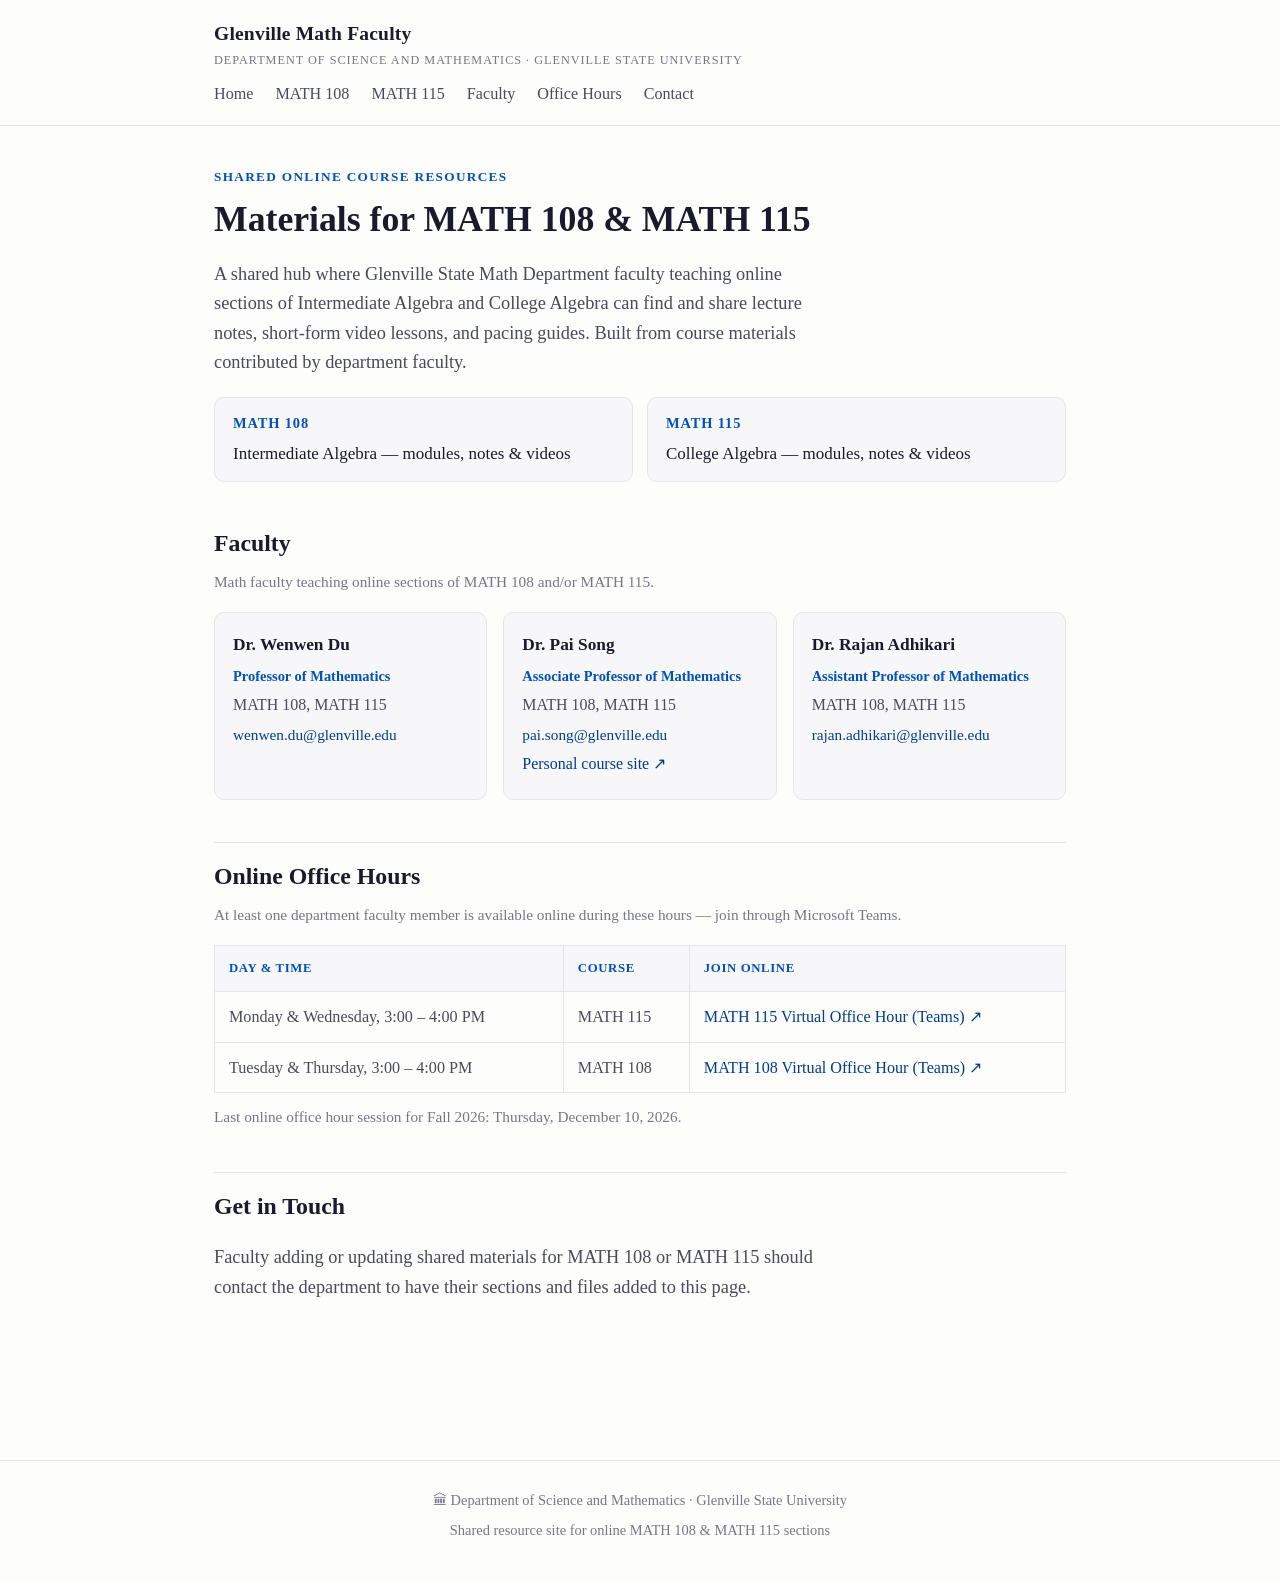
<file: index.html>
<!DOCTYPE html>
<html lang="en">
<head>
<meta charset="UTF-8">
<meta name="viewport" content="width=device-width, initial-scale=1.0">
<title>Glenville Math Faculty — Online Course Resources</title>
<link rel="icon" type="image/svg+xml" href="favicon.svg">
<link rel="stylesheet" href="style.css">
</head>
<body>

<header class="site-header">
  <div class="header-inner">
    <a class="brand" href="index.html">Glenville Math Faculty
      <span class="dept-sub">Department of Science and Mathematics · Glenville State University</span>
    </a>
    <nav class="site-nav">
      <a href="index.html">Home</a>
      <a href="math-108.html">MATH 108</a>
      <a href="math-115.html">MATH 115</a>
      <a href="#faculty">Faculty</a>
      <a href="#office-hours">Office Hours</a>
      <a href="#contact">Contact</a>
    </nav>
  </div>
</header>

<main>
  <p class="eyebrow">Shared Online Course Resources</p>
  <h1>Materials for MATH 108 &amp; MATH 115</h1>
  <p class="lede">
    A shared hub where Glenville State Math Department faculty teaching online
    sections of Intermediate Algebra and College Algebra can find and share
    lecture notes, short-form video lessons, and pacing guides. Built from
    course materials contributed by department faculty.
  </p>

  <div class="course-links">
    <a href="math-108.html">
      <strong>MATH 108</strong>
      Intermediate Algebra — modules, notes &amp; videos
    </a>
    <a href="math-115.html">
      <strong>MATH 115</strong>
      College Algebra — modules, notes &amp; videos
    </a>
  </div>

  <h2 id="faculty">Faculty</h2>
  <p class="section-note">Math faculty teaching online sections of MATH 108 and/or MATH 115.</p>

  <div class="card-grid">
    <div class="card">
      <h3>Dr. Wenwen Du</h3>
      <p class="role">Professor of Mathematics</p>
      <p>MATH 108, MATH 115</p>
      <p><a class="email" href="mailto:wenwen.du@glenville.edu">wenwen.du@glenville.edu</a></p>
    </div>
    <div class="card">
      <h3>Dr. Pai Song</h3>
      <p class="role">Associate Professor of Mathematics</p>
      <p>MATH 108, MATH 115</p>
      <p><a class="email" href="mailto:pai.song@glenville.edu">pai.song@glenville.edu</a></p>
      <p><a href="https://paisong.org/" target="_blank" rel="noopener">Personal course site ↗</a></p>
    </div>
    <div class="card">
      <h3>Dr. Rajan Adhikari</h3>
      <p class="role">Assistant Professor of Mathematics</p>
      <p>MATH 108, MATH 115</p>
      <p><a class="email" href="mailto:rajan.adhikari@glenville.edu">rajan.adhikari@glenville.edu</a></p>
    </div>
  </div>

  <h2 id="office-hours">Online Office Hours</h2>
  <p class="section-note">At least one department faculty member is available online during these hours — join through Microsoft Teams.</p>
  <table class="hours-table">
    <thead>
      <tr>
        <th>Day &amp; Time</th>
        <th>Course</th>
        <th>Join Online</th>
      </tr>
    </thead>
    <tbody>
      <tr>
        <td>Monday &amp; Wednesday, 3:00 – 4:00 PM</td>
        <td>MATH 115</td>
        <td><a href="https://teams.microsoft.com/l/team/19%3AM_UM-3JxoHLg8Ub1n_P9fYe_BObey95chip0xx1GDSI1%40thread.tacv2/conversations?groupId=d2719f0a-4983-4784-af55-e5551b670da2&amp;tenantId=fe87e472-be2e-463b-a035-f3f02d61c7b5" target="_blank" rel="noopener">MATH 115 Virtual Office Hour (Teams) ↗</a></td>
      </tr>
      <tr>
        <td>Tuesday &amp; Thursday, 3:00 – 4:00 PM</td>
        <td>MATH 108</td>
        <td><a href="https://teams.microsoft.com/l/team/19%3AqevMqyuabNv0SeVoB8rsLG_s-uyf93aiaAtyuqu7tPk1%40thread.tacv2/conversations?groupId=130b13eb-b75d-42a5-8744-c87d4f2c4c2e&amp;tenantId=fe87e472-be2e-463b-a035-f3f02d61c7b5" target="_blank" rel="noopener">MATH 108 Virtual Office Hour (Teams) ↗</a></td>
      </tr>
    </tbody>
  </table>
  <p class="section-note">Last online office hour session for Fall 2026: Thursday, December 10, 2026.</p>

  <h2 id="contact">Get in Touch</h2>
  <p class="lede">
    Faculty adding or updating shared materials for MATH 108 or MATH 115 should
    contact the department to have their sections and files added to this page.
  </p>
</main>

<footer class="site-footer">
  <div class="dept-line">🏛 Department of Science and Mathematics · Glenville State University</div>
  <div>Shared resource site for online MATH 108 &amp; MATH 115 sections</div>
</footer>

</body>
</html>
</file>
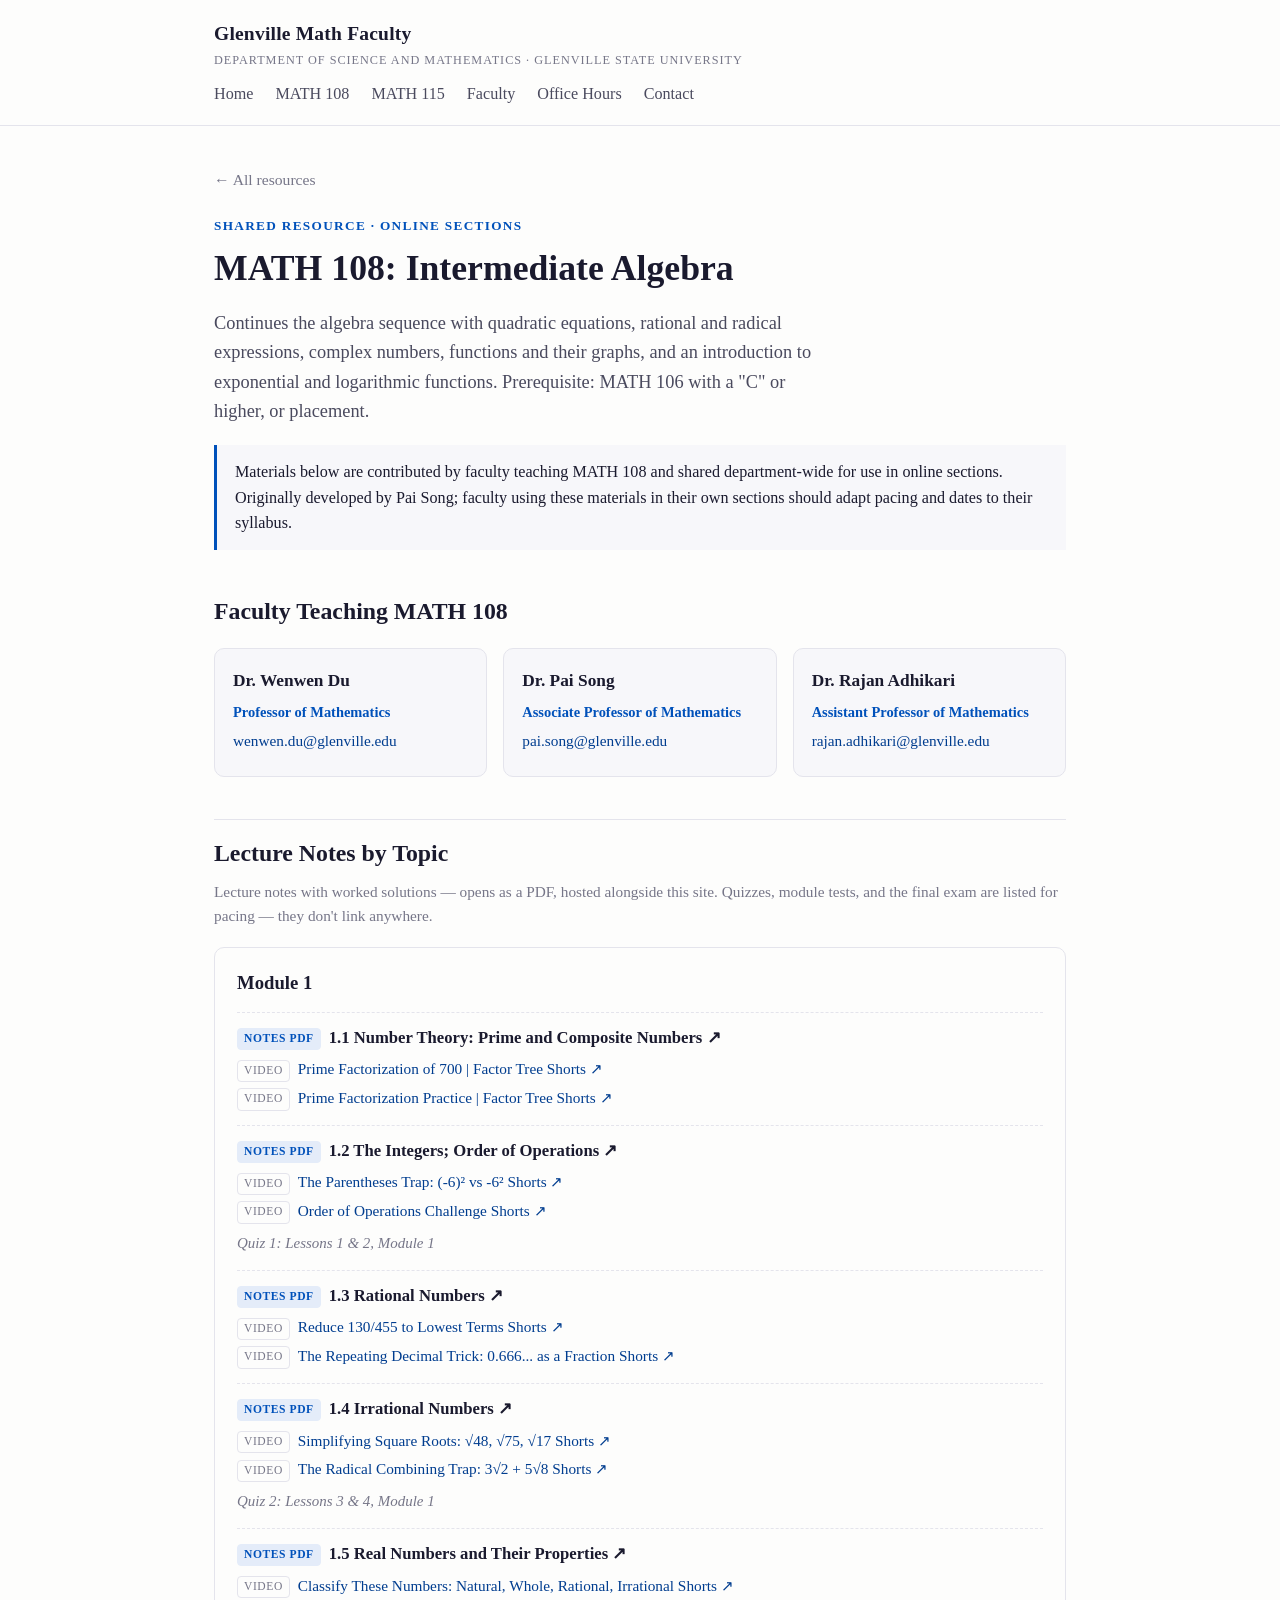
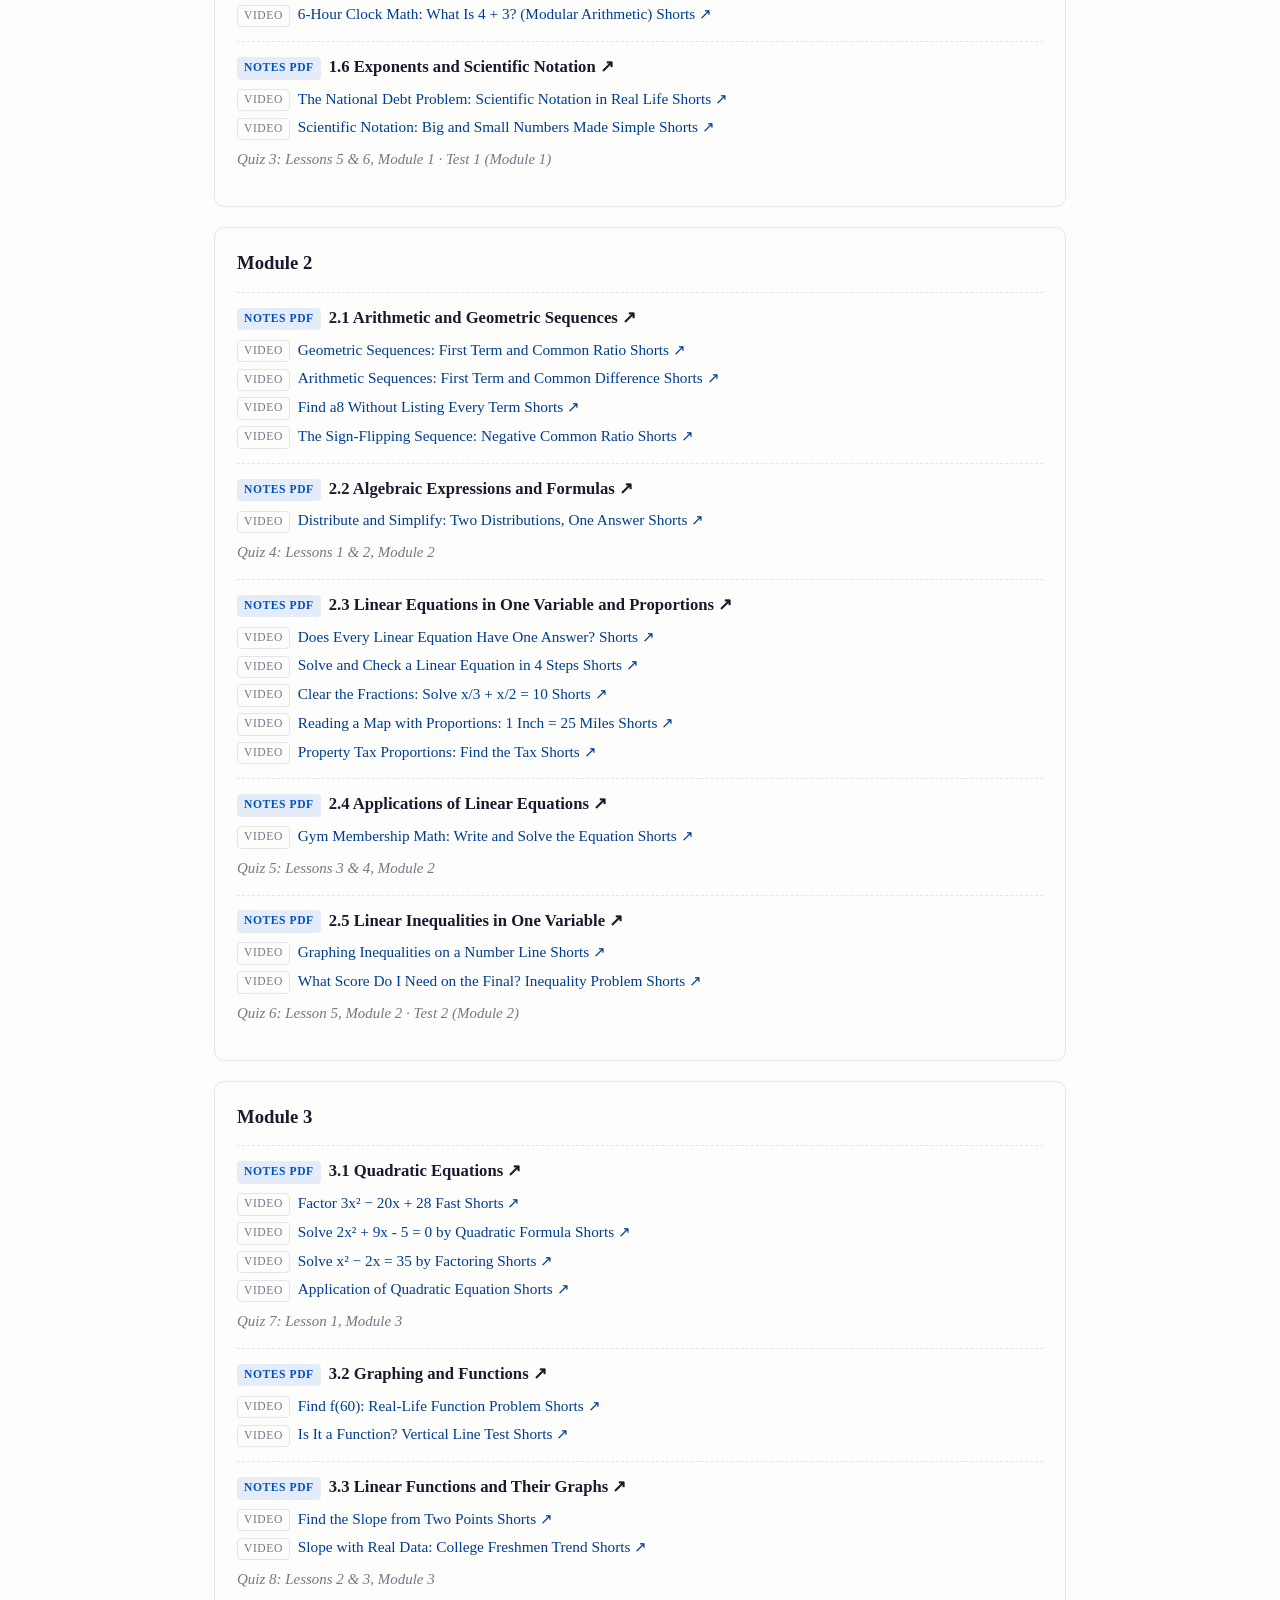
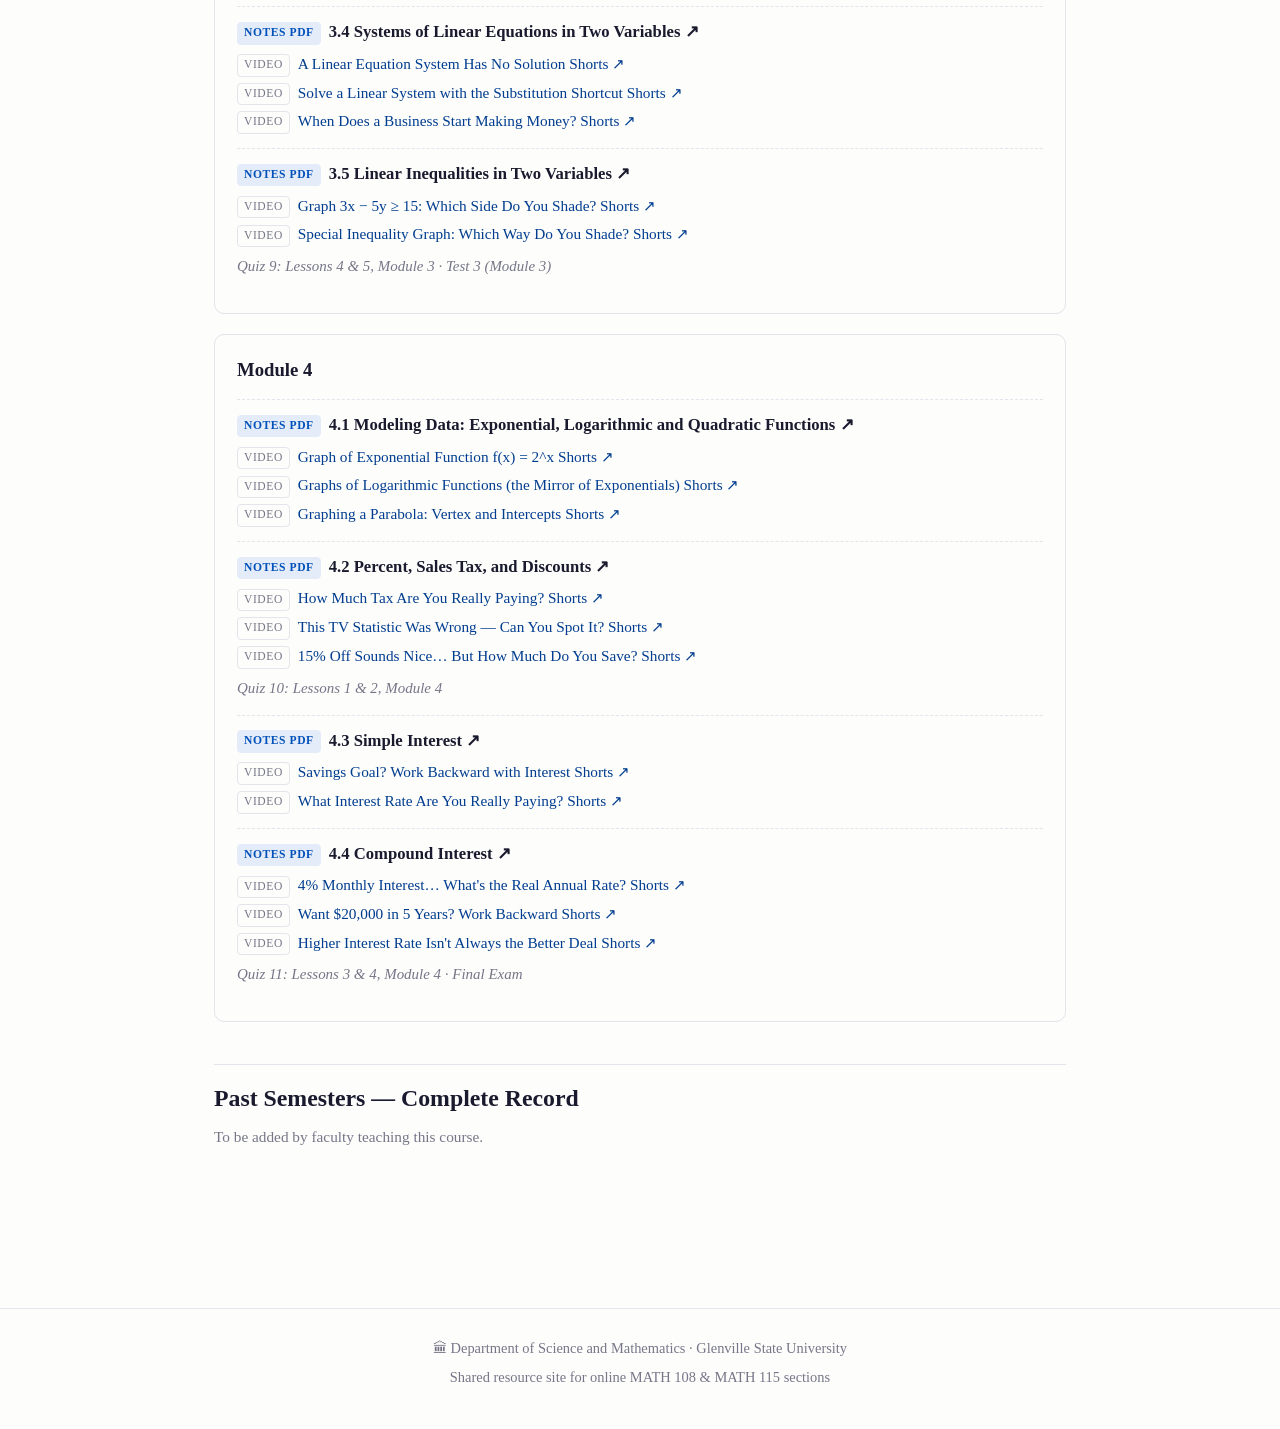
<file: math-108.html>
<!DOCTYPE html>
<html lang="en">
<head>
<meta charset="UTF-8">
<meta name="viewport" content="width=device-width, initial-scale=1.0">
<title>MATH 108: Intermediate Algebra — Glenville Math Faculty</title>
<link rel="icon" type="image/svg+xml" href="favicon.svg">
<link rel="stylesheet" href="style.css">
</head>
<body>

<header class="site-header">
  <div class="header-inner">
    <a class="brand" href="index.html">Glenville Math Faculty
      <span class="dept-sub">Department of Science and Mathematics · Glenville State University</span>
    </a>
    <nav class="site-nav">
      <a href="index.html">Home</a>
      <a href="math-108.html">MATH 108</a>
      <a href="math-115.html">MATH 115</a>
      <a href="index.html#faculty">Faculty</a>
      <a href="index.html#office-hours">Office Hours</a>
      <a href="index.html#contact">Contact</a>
    </nav>
  </div>
</header>

<main>
  <a class="back-link" href="index.html">← All resources</a>
  <p class="eyebrow">Shared Resource · Online Sections</p>
  <h1>MATH 108: Intermediate Algebra</h1>
  <p class="lede">
    Continues the algebra sequence with quadratic equations, rational and radical
    expressions, complex numbers, functions and their graphs, and an introduction to
    exponential and logarithmic functions. Prerequisite: MATH 106 with a "C" or higher,
    or placement.
  </p>

  <div class="info-box">
    Materials below are contributed by faculty teaching MATH 108 and shared
    department-wide for use in online sections. Originally developed by Pai Song;
    faculty using these materials in their own sections should adapt pacing and
    dates to their syllabus.
  </div>

  <h2>Faculty Teaching MATH 108</h2>
  <div class="card-grid">
    <div class="card">
      <h3>Dr. Wenwen Du</h3>
      <p class="role">Professor of Mathematics</p>
      <p><a class="email" href="mailto:wenwen.du@glenville.edu">wenwen.du@glenville.edu</a></p>
    </div>
    <div class="card">
      <h3>Dr. Pai Song</h3>
      <p class="role">Associate Professor of Mathematics</p>
      <p><a class="email" href="mailto:pai.song@glenville.edu">pai.song@glenville.edu</a></p>
    </div>
    <div class="card">
      <h3>Dr. Rajan Adhikari</h3>
      <p class="role">Assistant Professor of Mathematics</p>
      <p><a class="email" href="mailto:rajan.adhikari@glenville.edu">rajan.adhikari@glenville.edu</a></p>
    </div>
  </div>

  <h2>Lecture Notes by Topic</h2>
  <p class="section-note">
    Lecture notes with worked solutions — opens as a PDF, hosted alongside this
    site. Quizzes, module tests, and the final exam are listed for pacing —
    they don't link anywhere.
  </p>

  <div class="module">
    <h3>Module 1</h3>

    <div class="lesson">
      <div class="lesson-title"><span class="tag">Notes PDF</span><a href="math108_notes_pdf/M1L1_number_theory_with_solution.pdf" target="_blank" rel="noopener">1.1 Number Theory: Prime and Composite Numbers ↗</a></div>
      <ul class="video-list">
        <li><span class="tag">Video</span><a href="https://youtube.com/shorts/khOa7BaLfts" target="_blank" rel="noopener">Prime Factorization of 700 | Factor Tree Shorts ↗</a></li>
        <li><span class="tag">Video</span><a href="https://youtube.com/shorts/E0GUGfGrN6w" target="_blank" rel="noopener">Prime Factorization Practice | Factor Tree Shorts ↗</a></li>
      </ul>
    </div>

    <div class="lesson">
      <div class="lesson-title"><span class="tag">Notes PDF</span><a href="math108_notes_pdf/M1L2_integers_with_solution.pdf" target="_blank" rel="noopener">1.2 The Integers; Order of Operations ↗</a></div>
      <ul class="video-list">
        <li><span class="tag">Video</span><a href="https://youtube.com/shorts/hFVOPBUOjbk" target="_blank" rel="noopener">The Parentheses Trap: (-6)² vs -6² Shorts ↗</a></li>
        <li><span class="tag">Video</span><a href="https://youtube.com/shorts/EKkGH7BTl5c" target="_blank" rel="noopener">Order of Operations Challenge Shorts ↗</a></li>
      </ul>
      <p class="pacing-item">Quiz 1: Lessons 1 &amp; 2, Module 1</p>
    </div>

    <div class="lesson">
      <div class="lesson-title"><span class="tag">Notes PDF</span><a href="math108_notes_pdf/M1L3_rational_numbers.pdf" target="_blank" rel="noopener">1.3 Rational Numbers ↗</a></div>
      <ul class="video-list">
        <li><span class="tag">Video</span><a href="https://youtube.com/shorts/PidGC5lvIyc" target="_blank" rel="noopener">Reduce 130/455 to Lowest Terms Shorts ↗</a></li>
        <li><span class="tag">Video</span><a href="https://youtube.com/shorts/NsgwATHrzeA" target="_blank" rel="noopener">The Repeating Decimal Trick: 0.666... as a Fraction Shorts ↗</a></li>
      </ul>
    </div>

    <div class="lesson">
      <div class="lesson-title"><span class="tag">Notes PDF</span><a href="math108_notes_pdf/M1L4_irrational_numbers.pdf" target="_blank" rel="noopener">1.4 Irrational Numbers ↗</a></div>
      <ul class="video-list">
        <li><span class="tag">Video</span><a href="https://youtube.com/shorts/Xo01AEr_I18" target="_blank" rel="noopener">Simplifying Square Roots: √48, √75, √17 Shorts ↗</a></li>
        <li><span class="tag">Video</span><a href="https://youtube.com/shorts/go5ju_pCxZs" target="_blank" rel="noopener">The Radical Combining Trap: 3√2 + 5√8 Shorts ↗</a></li>
      </ul>
      <p class="pacing-item">Quiz 2: Lessons 3 &amp; 4, Module 1</p>
    </div>

    <div class="lesson">
      <div class="lesson-title"><span class="tag">Notes PDF</span><a href="math108_notes_pdf/M1L5_real_numbers_clock_addition.pdf" target="_blank" rel="noopener">1.5 Real Numbers and Their Properties ↗</a></div>
      <ul class="video-list">
        <li><span class="tag">Video</span><a href="https://youtube.com/shorts/qCB21K65HcA" target="_blank" rel="noopener">Classify These Numbers: Natural, Whole, Rational, Irrational Shorts ↗</a></li>
        <li><span class="tag">Video</span><a href="https://youtube.com/shorts/yrB6Z6RFSYE" target="_blank" rel="noopener">6-Hour Clock Math: What Is 4 + 3? (Modular Arithmetic) Shorts ↗</a></li>
      </ul>
    </div>

    <div class="lesson">
      <div class="lesson-title"><span class="tag">Notes PDF</span><a href="math108_notes_pdf/M1L6_exponents_and_scientific_notation.pdf" target="_blank" rel="noopener">1.6 Exponents and Scientific Notation ↗</a></div>
      <ul class="video-list">
        <li><span class="tag">Video</span><a href="https://youtube.com/shorts/cHiv_aBAbqE" target="_blank" rel="noopener">The National Debt Problem: Scientific Notation in Real Life Shorts ↗</a></li>
        <li><span class="tag">Video</span><a href="https://youtube.com/shorts/y2kNQbKXog8" target="_blank" rel="noopener">Scientific Notation: Big and Small Numbers Made Simple Shorts ↗</a></li>
      </ul>
      <p class="pacing-item">Quiz 3: Lessons 5 &amp; 6, Module 1 · Test 1 (Module 1)</p>
    </div>
  </div>

  <div class="module">
    <h3>Module 2</h3>

    <div class="lesson">
      <div class="lesson-title"><span class="tag">Notes PDF</span><a href="math108_notes_pdf/M2L1_sequences.pdf" target="_blank" rel="noopener">2.1 Arithmetic and Geometric Sequences ↗</a></div>
      <ul class="video-list">
        <li><span class="tag">Video</span><a href="https://youtube.com/shorts/oRdWNnd45us" target="_blank" rel="noopener">Geometric Sequences: First Term and Common Ratio Shorts ↗</a></li>
        <li><span class="tag">Video</span><a href="https://youtube.com/shorts/Rz0cfbQYBPU" target="_blank" rel="noopener">Arithmetic Sequences: First Term and Common Difference Shorts ↗</a></li>
        <li><span class="tag">Video</span><a href="https://youtube.com/shorts/kXh4YKoG3RQ" target="_blank" rel="noopener">Find a8 Without Listing Every Term Shorts ↗</a></li>
        <li><span class="tag">Video</span><a href="https://youtube.com/shorts/K875yAd7cJU" target="_blank" rel="noopener">The Sign-Flipping Sequence: Negative Common Ratio Shorts ↗</a></li>
      </ul>
    </div>

    <div class="lesson">
      <div class="lesson-title"><span class="tag">Notes PDF</span><a href="math108_notes_pdf/M2L2_algebraic_expression_formula.pdf" target="_blank" rel="noopener">2.2 Algebraic Expressions and Formulas ↗</a></div>
      <ul class="video-list">
        <li><span class="tag">Video</span><a href="https://youtube.com/shorts/4VRSoHFJyag" target="_blank" rel="noopener">Distribute and Simplify: Two Distributions, One Answer Shorts ↗</a></li>
      </ul>
      <p class="pacing-item">Quiz 4: Lessons 1 &amp; 2, Module 2</p>
    </div>

    <div class="lesson">
      <div class="lesson-title"><span class="tag">Notes PDF</span><a href="math108_notes_pdf/M2L3_linear_equation_one_variable.pdf" target="_blank" rel="noopener">2.3 Linear Equations in One Variable and Proportions ↗</a></div>
      <ul class="video-list">
        <li><span class="tag">Video</span><a href="https://youtube.com/shorts/fTtnefO8pWY" target="_blank" rel="noopener">Does Every Linear Equation Have One Answer? Shorts ↗</a></li>
        <li><span class="tag">Video</span><a href="https://youtube.com/shorts/mXD_Tir1Kjc" target="_blank" rel="noopener">Solve and Check a Linear Equation in 4 Steps Shorts ↗</a></li>
        <li><span class="tag">Video</span><a href="https://youtube.com/shorts/F4V7jsJulqU" target="_blank" rel="noopener">Clear the Fractions: Solve x/3 + x/2 = 10 Shorts ↗</a></li>
        <li><span class="tag">Video</span><a href="https://youtube.com/shorts/lB6pW7vv9_k" target="_blank" rel="noopener">Reading a Map with Proportions: 1 Inch = 25 Miles Shorts ↗</a></li>
        <li><span class="tag">Video</span><a href="https://youtube.com/shorts/HZ6ugZ0NGkI" target="_blank" rel="noopener">Property Tax Proportions: Find the Tax Shorts ↗</a></li>
      </ul>
    </div>

    <div class="lesson">
      <div class="lesson-title"><span class="tag">Notes PDF</span><a href="math108_notes_pdf/M2L4_application_linear_equation.pdf" target="_blank" rel="noopener">2.4 Applications of Linear Equations ↗</a></div>
      <ul class="video-list">
        <li><span class="tag">Video</span><a href="https://youtube.com/shorts/_c-4H9eXmDk" target="_blank" rel="noopener">Gym Membership Math: Write and Solve the Equation Shorts ↗</a></li>
      </ul>
      <p class="pacing-item">Quiz 5: Lessons 3 &amp; 4, Module 2</p>
    </div>

    <div class="lesson">
      <div class="lesson-title"><span class="tag">Notes PDF</span><a href="math108_notes_pdf/M2L5_linear_inequality_one_variable.pdf" target="_blank" rel="noopener">2.5 Linear Inequalities in One Variable ↗</a></div>
      <ul class="video-list">
        <li><span class="tag">Video</span><a href="https://youtube.com/shorts/XVxLYxhV9u0" target="_blank" rel="noopener">Graphing Inequalities on a Number Line Shorts ↗</a></li>
        <li><span class="tag">Video</span><a href="https://youtube.com/shorts/JkCpUn20V0I" target="_blank" rel="noopener">What Score Do I Need on the Final? Inequality Problem Shorts ↗</a></li>
      </ul>
      <p class="pacing-item">Quiz 6: Lesson 5, Module 2 · Test 2 (Module 2)</p>
    </div>
  </div>

  <div class="module">
    <h3>Module 3</h3>

    <div class="lesson">
      <div class="lesson-title"><span class="tag">Notes PDF</span><a href="math108_notes_pdf/M3L1_quadratic_equations.pdf" target="_blank" rel="noopener">3.1 Quadratic Equations ↗</a></div>
      <ul class="video-list">
        <li><span class="tag">Video</span><a href="https://youtube.com/shorts/RYX9FvjENpM" target="_blank" rel="noopener">Factor 3x² − 20x + 28 Fast Shorts ↗</a></li>
        <li><span class="tag">Video</span><a href="https://youtube.com/shorts/euPxXpNebwc" target="_blank" rel="noopener">Solve 2x² + 9x - 5 = 0 by Quadratic Formula Shorts ↗</a></li>
        <li><span class="tag">Video</span><a href="https://youtube.com/shorts/STv-dTbbrM4" target="_blank" rel="noopener">Solve x² − 2x = 35 by Factoring Shorts ↗</a></li>
        <li><span class="tag">Video</span><a href="https://youtube.com/shorts/u-klC0DJ2dQ" target="_blank" rel="noopener">Application of Quadratic Equation Shorts ↗</a></li>
      </ul>
      <p class="pacing-item">Quiz 7: Lesson 1, Module 3</p>
    </div>

    <div class="lesson">
      <div class="lesson-title"><span class="tag">Notes PDF</span><a href="math108_notes_pdf/M3L2_graphing_and_functions.pdf" target="_blank" rel="noopener">3.2 Graphing and Functions ↗</a></div>
      <ul class="video-list">
        <li><span class="tag">Video</span><a href="https://youtube.com/shorts/O_XrbJ4YG0o" target="_blank" rel="noopener">Find f(60): Real-Life Function Problem Shorts ↗</a></li>
        <li><span class="tag">Video</span><a href="https://youtube.com/shorts/EPuJXUMmAeY" target="_blank" rel="noopener">Is It a Function? Vertical Line Test Shorts ↗</a></li>
      </ul>
    </div>

    <div class="lesson">
      <div class="lesson-title"><span class="tag">Notes PDF</span><a href="math108_notes_pdf/M3L3_linear_functions_and_their_graphs.pdf" target="_blank" rel="noopener">3.3 Linear Functions and Their Graphs ↗</a></div>
      <ul class="video-list">
        <li><span class="tag">Video</span><a href="https://youtube.com/shorts/PSK2k1CBVVY" target="_blank" rel="noopener">Find the Slope from Two Points Shorts ↗</a></li>
        <li><span class="tag">Video</span><a href="https://youtube.com/shorts/Dzv6i4ymn3s" target="_blank" rel="noopener">Slope with Real Data: College Freshmen Trend Shorts ↗</a></li>
      </ul>
      <p class="pacing-item">Quiz 8: Lessons 2 &amp; 3, Module 3</p>
    </div>

    <div class="lesson">
      <div class="lesson-title"><span class="tag">Notes PDF</span><a href="math108_notes_pdf/M3L4_system_of_linear_equations.pdf" target="_blank" rel="noopener">3.4 Systems of Linear Equations in Two Variables ↗</a></div>
      <ul class="video-list">
        <li><span class="tag">Video</span><a href="https://youtube.com/shorts/3777zdlSql0" target="_blank" rel="noopener">A Linear Equation System Has No Solution Shorts ↗</a></li>
        <li><span class="tag">Video</span><a href="https://youtube.com/shorts/vIZ8vSHWP-w" target="_blank" rel="noopener">Solve a Linear System with the Substitution Shortcut Shorts ↗</a></li>
        <li><span class="tag">Video</span><a href="https://youtube.com/shorts/5Lg0GYCpe0k" target="_blank" rel="noopener">When Does a Business Start Making Money? Shorts ↗</a></li>
      </ul>
    </div>

    <div class="lesson">
      <div class="lesson-title"><span class="tag">Notes PDF</span><a href="math108_notes_pdf/M3L5_inequalities_two_variables.pdf" target="_blank" rel="noopener">3.5 Linear Inequalities in Two Variables ↗</a></div>
      <ul class="video-list">
        <li><span class="tag">Video</span><a href="https://youtube.com/shorts/PRH0RTnu_0o" target="_blank" rel="noopener">Graph 3x − 5y ≥ 15: Which Side Do You Shade? Shorts ↗</a></li>
        <li><span class="tag">Video</span><a href="https://youtube.com/shorts/x2-aHTeUaEI" target="_blank" rel="noopener">Special Inequality Graph: Which Way Do You Shade? Shorts ↗</a></li>
      </ul>
      <p class="pacing-item">Quiz 9: Lessons 4 &amp; 5, Module 3 · Test 3 (Module 3)</p>
    </div>
  </div>

  <div class="module">
    <h3>Module 4</h3>

    <div class="lesson">
      <div class="lesson-title"><span class="tag">Notes PDF</span><a href="math108_notes_pdf/M4L1_exponent_logarithmic_quadratic.pdf" target="_blank" rel="noopener">4.1 Modeling Data: Exponential, Logarithmic and Quadratic Functions ↗</a></div>
      <ul class="video-list">
        <li><span class="tag">Video</span><a href="https://youtube.com/shorts/p4KpHlIrNx4" target="_blank" rel="noopener">Graph of Exponential Function f(x) = 2^x Shorts ↗</a></li>
        <li><span class="tag">Video</span><a href="https://youtube.com/shorts/50ntSibe9IQ" target="_blank" rel="noopener">Graphs of Logarithmic Functions (the Mirror of Exponentials) Shorts ↗</a></li>
        <li><span class="tag">Video</span><a href="https://youtube.com/shorts/hXX_xEBSVn4" target="_blank" rel="noopener">Graphing a Parabola: Vertex and Intercepts Shorts ↗</a></li>
      </ul>
    </div>

    <div class="lesson">
      <div class="lesson-title"><span class="tag">Notes PDF</span><a href="math108_notes_pdf/M4L2_percent_sale-tax_discounts.pdf" target="_blank" rel="noopener">4.2 Percent, Sales Tax, and Discounts ↗</a></div>
      <ul class="video-list">
        <li><span class="tag">Video</span><a href="https://youtube.com/shorts/zwbLx-c6o6o" target="_blank" rel="noopener">How Much Tax Are You Really Paying? Shorts ↗</a></li>
        <li><span class="tag">Video</span><a href="https://youtube.com/shorts/_W_xOct1PSk" target="_blank" rel="noopener">This TV Statistic Was Wrong — Can You Spot It? Shorts ↗</a></li>
        <li><span class="tag">Video</span><a href="https://youtube.com/shorts/YY34BxEr1U0" target="_blank" rel="noopener">15% Off Sounds Nice… But How Much Do You Save? Shorts ↗</a></li>
      </ul>
      <p class="pacing-item">Quiz 10: Lessons 1 &amp; 2, Module 4</p>
    </div>

    <div class="lesson">
      <div class="lesson-title"><span class="tag">Notes PDF</span><a href="math108_notes_pdf/M4L3_simple_interest.pdf" target="_blank" rel="noopener">4.3 Simple Interest ↗</a></div>
      <ul class="video-list">
        <li><span class="tag">Video</span><a href="https://youtube.com/shorts/IwqoCfuS-HQ" target="_blank" rel="noopener">Savings Goal? Work Backward with Interest Shorts ↗</a></li>
        <li><span class="tag">Video</span><a href="https://youtube.com/shorts/X3V-cPgxNjU" target="_blank" rel="noopener">What Interest Rate Are You Really Paying? Shorts ↗</a></li>
      </ul>
    </div>

    <div class="lesson">
      <div class="lesson-title"><span class="tag">Notes PDF</span><a href="math108_notes_pdf/M4L4_compound_interest.pdf" target="_blank" rel="noopener">4.4 Compound Interest ↗</a></div>
      <ul class="video-list">
        <li><span class="tag">Video</span><a href="https://youtube.com/shorts/q_1mPbZbwK4" target="_blank" rel="noopener">4% Monthly Interest… What's the Real Annual Rate? Shorts ↗</a></li>
        <li><span class="tag">Video</span><a href="https://youtube.com/shorts/M2ibYcjlDg0" target="_blank" rel="noopener">Want $20,000 in 5 Years? Work Backward Shorts ↗</a></li>
        <li><span class="tag">Video</span><a href="https://youtube.com/shorts/w4ZaVLO-RGU" target="_blank" rel="noopener">Higher Interest Rate Isn't Always the Better Deal Shorts ↗</a></li>
      </ul>
      <p class="pacing-item">Quiz 11: Lessons 3 &amp; 4, Module 4 · Final Exam</p>
    </div>
  </div>

  <h2>Past Semesters — Complete Record</h2>
  <p class="section-note">To be added by faculty teaching this course.</p>
</main>

<footer class="site-footer">
  <div class="dept-line">🏛 Department of Science and Mathematics · Glenville State University</div>
  <div>Shared resource site for online MATH 108 &amp; MATH 115 sections</div>
</footer>

</body>
</html>
</file>
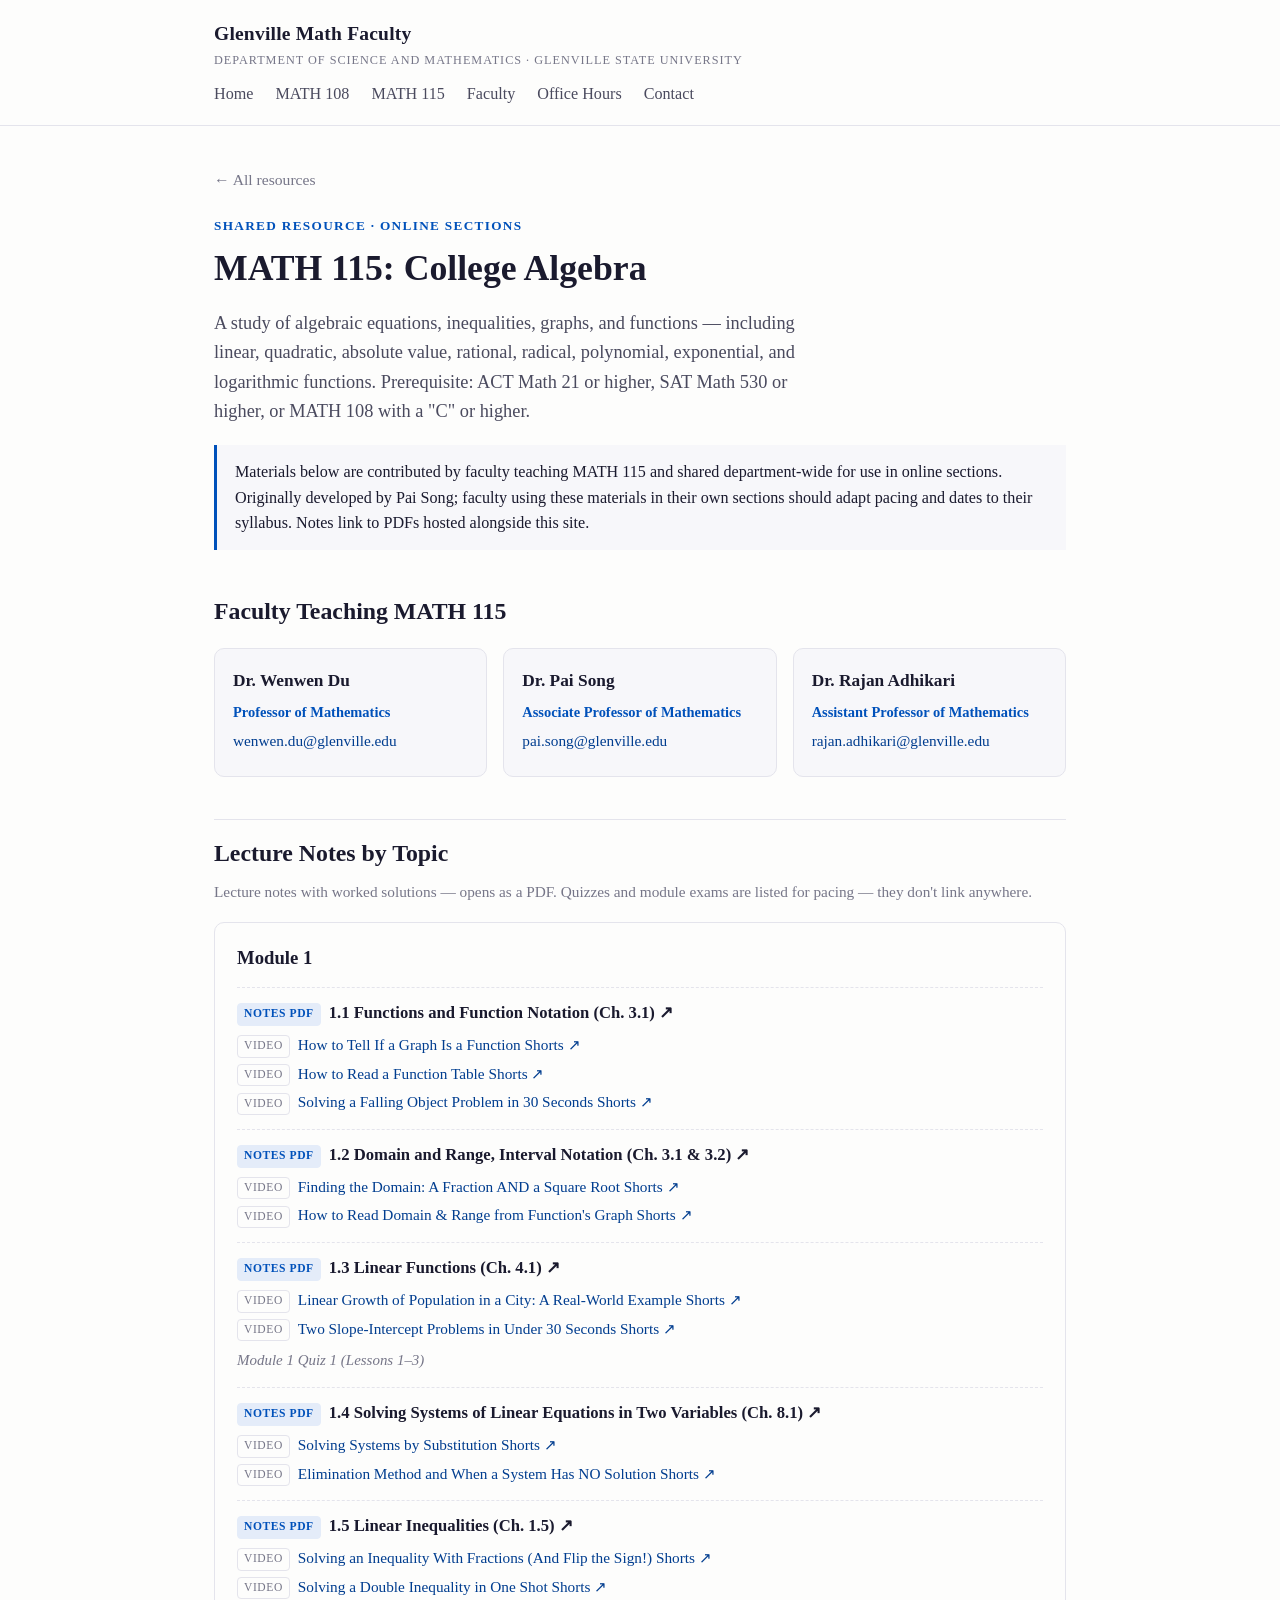
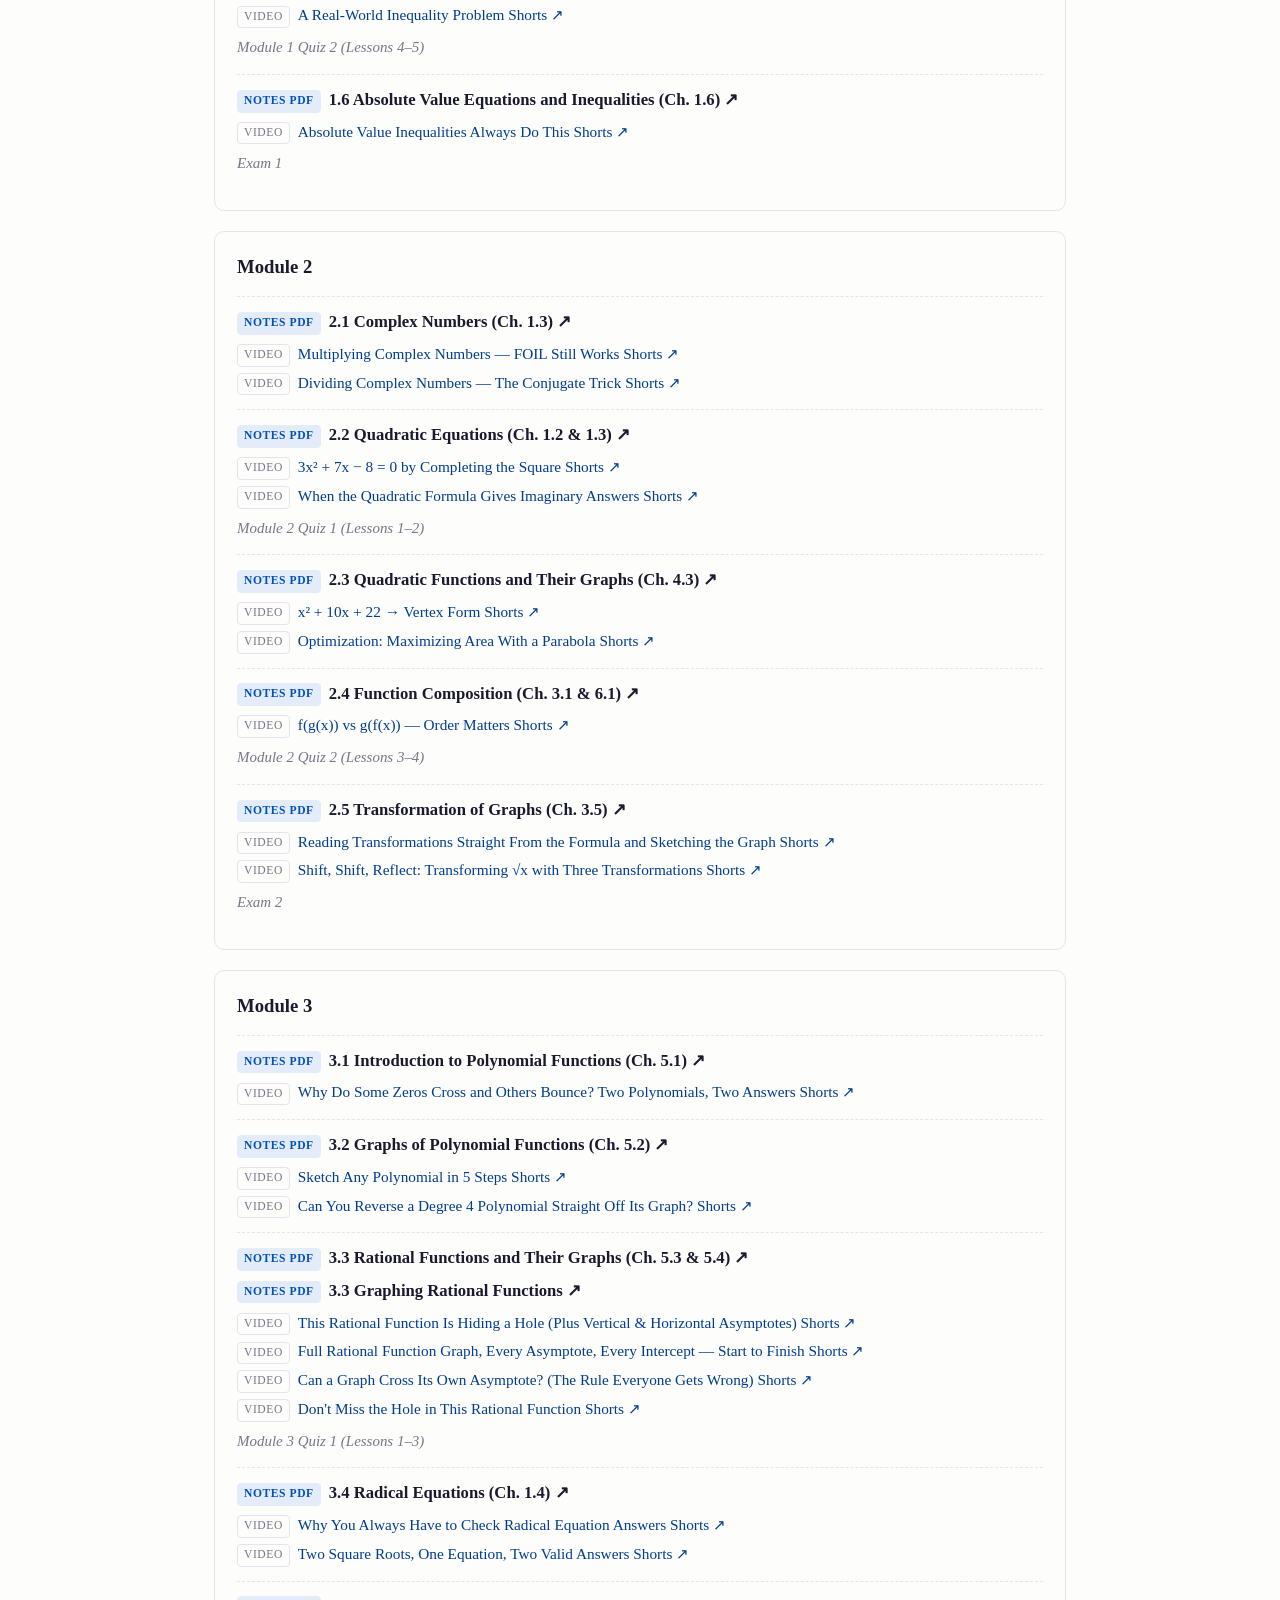
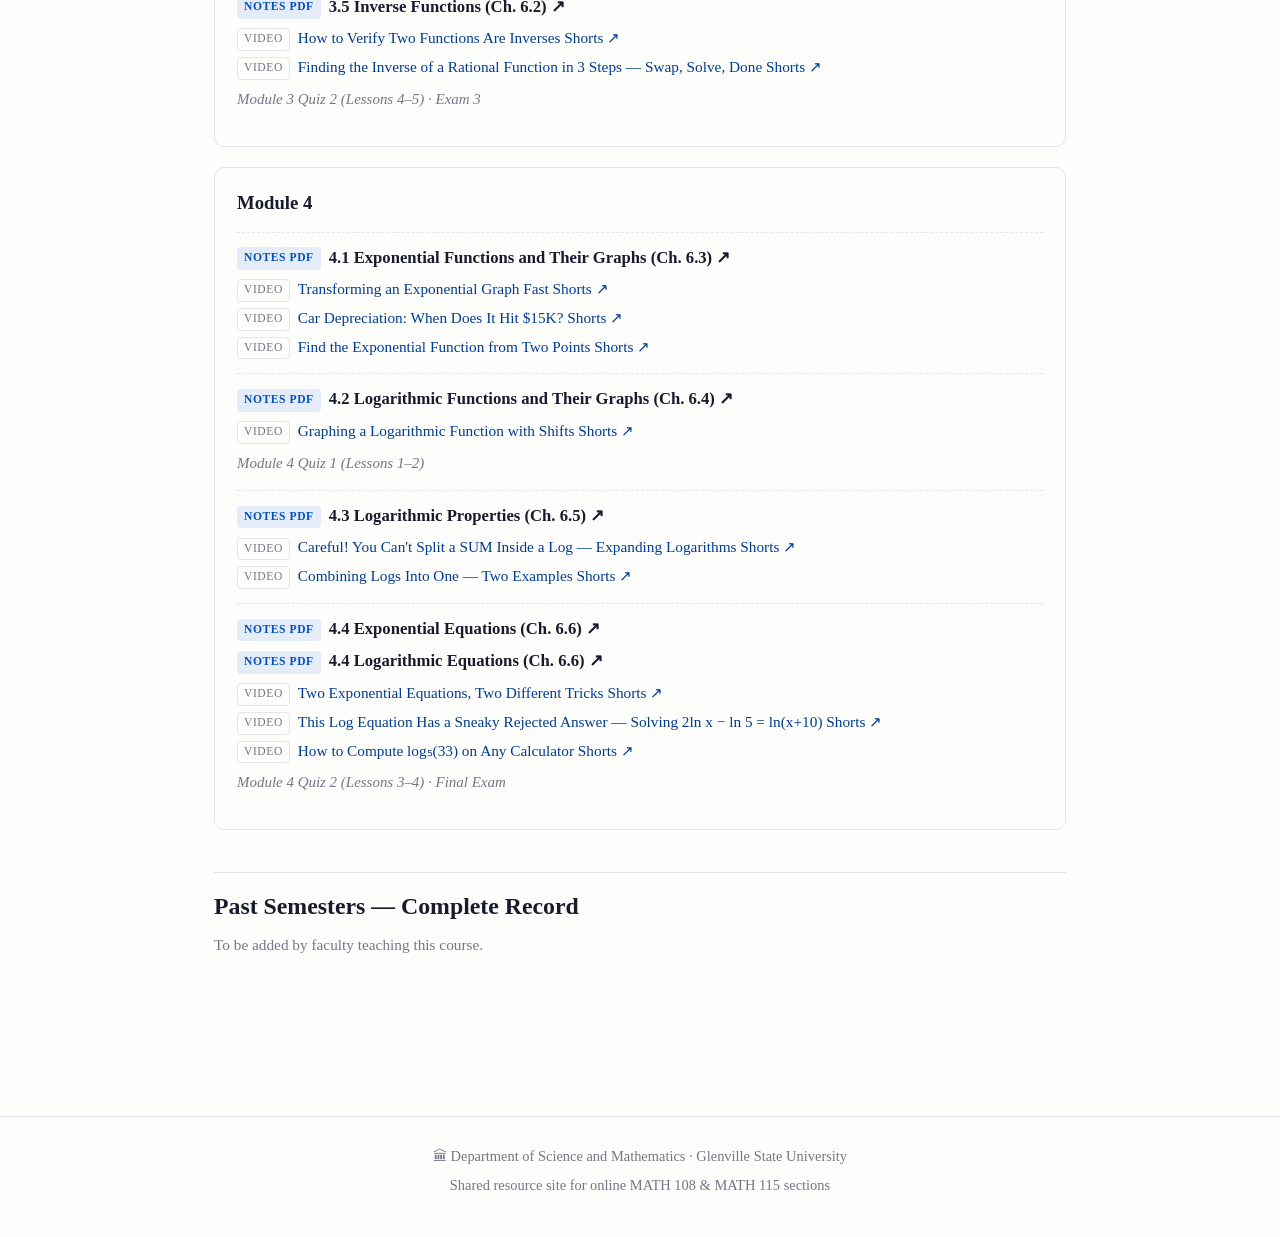
<file: math-115.html>
<!DOCTYPE html>
<html lang="en">
<head>
<meta charset="UTF-8">
<meta name="viewport" content="width=device-width, initial-scale=1.0">
<title>MATH 115: College Algebra — Glenville Math Faculty</title>
<link rel="icon" type="image/svg+xml" href="favicon.svg">
<link rel="stylesheet" href="style.css">
</head>
<body>

<header class="site-header">
  <div class="header-inner">
    <a class="brand" href="index.html">Glenville Math Faculty
      <span class="dept-sub">Department of Science and Mathematics · Glenville State University</span>
    </a>
    <nav class="site-nav">
      <a href="index.html">Home</a>
      <a href="math-108.html">MATH 108</a>
      <a href="math-115.html">MATH 115</a>
      <a href="index.html#faculty">Faculty</a>
      <a href="index.html#office-hours">Office Hours</a>
      <a href="index.html#contact">Contact</a>
    </nav>
  </div>
</header>

<main>
  <a class="back-link" href="index.html">← All resources</a>
  <p class="eyebrow">Shared Resource · Online Sections</p>
  <h1>MATH 115: College Algebra</h1>
  <p class="lede">
    A study of algebraic equations, inequalities, graphs, and functions — including
    linear, quadratic, absolute value, rational, radical, polynomial, exponential, and
    logarithmic functions. Prerequisite: ACT Math 21 or higher, SAT Math 530 or higher,
    or MATH 108 with a "C" or higher.
  </p>

  <div class="info-box">
    Materials below are contributed by faculty teaching MATH 115 and shared
    department-wide for use in online sections. Originally developed by Pai Song;
    faculty using these materials in their own sections should adapt pacing and
    dates to their syllabus. Notes link to PDFs hosted alongside this site.
  </div>

  <h2>Faculty Teaching MATH 115</h2>
  <div class="card-grid">
    <div class="card">
      <h3>Dr. Wenwen Du</h3>
      <p class="role">Professor of Mathematics</p>
      <p><a class="email" href="mailto:wenwen.du@glenville.edu">wenwen.du@glenville.edu</a></p>
    </div>
    <div class="card">
      <h3>Dr. Pai Song</h3>
      <p class="role">Associate Professor of Mathematics</p>
      <p><a class="email" href="mailto:pai.song@glenville.edu">pai.song@glenville.edu</a></p>
    </div>
    <div class="card">
      <h3>Dr. Rajan Adhikari</h3>
      <p class="role">Assistant Professor of Mathematics</p>
      <p><a class="email" href="mailto:rajan.adhikari@glenville.edu">rajan.adhikari@glenville.edu</a></p>
    </div>
  </div>

  <h2>Lecture Notes by Topic</h2>
  <p class="section-note">
    Lecture notes with worked solutions — opens as a PDF. Quizzes and module
    exams are listed for pacing — they don't link anywhere.
  </p>

  <div class="module">
    <h3>Module 1</h3>

    <div class="lesson">
      <div class="lesson-title"><span class="tag">Notes PDF</span><a href="MATH115_with_solutions/M1L1_functions_and_function_notation_solutions.pdf" target="_blank" rel="noopener">1.1 Functions and Function Notation (Ch. 3.1) ↗</a></div>
      <ul class="video-list">
        <li><span class="tag">Video</span><a href="https://youtube.com/shorts/NGjtAkQKAuY" target="_blank" rel="noopener">How to Tell If a Graph Is a Function Shorts ↗</a></li>
        <li><span class="tag">Video</span><a href="https://youtube.com/shorts/IFJCaRqxtJg" target="_blank" rel="noopener">How to Read a Function Table Shorts ↗</a></li>
        <li><span class="tag">Video</span><a href="https://youtube.com/shorts/1mP6EA7hgOw" target="_blank" rel="noopener">Solving a Falling Object Problem in 30 Seconds Shorts ↗</a></li>
      </ul>
    </div>

    <div class="lesson">
      <div class="lesson-title"><span class="tag">Notes PDF</span><a href="MATH115_with_solutions/M1L2_domain_and_range_solutions.pdf" target="_blank" rel="noopener">1.2 Domain and Range, Interval Notation (Ch. 3.1 &amp; 3.2) ↗</a></div>
      <ul class="video-list">
        <li><span class="tag">Video</span><a href="https://youtube.com/shorts/YkVdzX108MY" target="_blank" rel="noopener">Finding the Domain: A Fraction AND a Square Root Shorts ↗</a></li>
        <li><span class="tag">Video</span><a href="https://youtube.com/shorts/Q-34dRvKV3o" target="_blank" rel="noopener">How to Read Domain &amp; Range from Function's Graph Shorts ↗</a></li>
      </ul>
    </div>

    <div class="lesson">
      <div class="lesson-title"><span class="tag">Notes PDF</span><a href="MATH115_with_solutions/M1L3_linear_functions_solutions.pdf" target="_blank" rel="noopener">1.3 Linear Functions (Ch. 4.1) ↗</a></div>
      <ul class="video-list">
        <li><span class="tag">Video</span><a href="https://youtube.com/shorts/pc64Ukhulg0" target="_blank" rel="noopener">Linear Growth of Population in a City: A Real-World Example Shorts ↗</a></li>
        <li><span class="tag">Video</span><a href="https://youtube.com/shorts/TBwmiEwQxIc" target="_blank" rel="noopener">Two Slope-Intercept Problems in Under 30 Seconds Shorts ↗</a></li>
      </ul>
      <p class="pacing-item">Module 1 Quiz 1 (Lessons 1–3)</p>
    </div>

    <div class="lesson">
      <div class="lesson-title"><span class="tag">Notes PDF</span><a href="MATH115_with_solutions/M1L4_systems_of_linear_equations_solutions.pdf" target="_blank" rel="noopener">1.4 Solving Systems of Linear Equations in Two Variables (Ch. 8.1) ↗</a></div>
      <ul class="video-list">
        <li><span class="tag">Video</span><a href="https://youtube.com/shorts/NO0iXwzq1S0" target="_blank" rel="noopener">Solving Systems by Substitution Shorts ↗</a></li>
        <li><span class="tag">Video</span><a href="https://youtube.com/shorts/HTc-9ZhPDPk" target="_blank" rel="noopener">Elimination Method and When a System Has NO Solution Shorts ↗</a></li>
      </ul>
    </div>

    <div class="lesson">
      <div class="lesson-title"><span class="tag">Notes PDF</span><a href="MATH115_with_solutions/M1L5_linear_inequalities_solutions.pdf" target="_blank" rel="noopener">1.5 Linear Inequalities (Ch. 1.5) ↗</a></div>
      <ul class="video-list">
        <li><span class="tag">Video</span><a href="https://youtube.com/shorts/j5-o7QDxpEo" target="_blank" rel="noopener">Solving an Inequality With Fractions (And Flip the Sign!) Shorts ↗</a></li>
        <li><span class="tag">Video</span><a href="https://youtube.com/shorts/7Z_vDeQn_1Q" target="_blank" rel="noopener">Solving a Double Inequality in One Shot Shorts ↗</a></li>
        <li><span class="tag">Video</span><a href="https://youtube.com/shorts/-_mzmq4h6ok" target="_blank" rel="noopener">A Real-World Inequality Problem Shorts ↗</a></li>
      </ul>
      <p class="pacing-item">Module 1 Quiz 2 (Lessons 4–5)</p>
    </div>

    <div class="lesson">
      <div class="lesson-title"><span class="tag">Notes PDF</span><a href="MATH115_with_solutions/M1L6_absolute_value_equations_and_inequalities_solutions.pdf" target="_blank" rel="noopener">1.6 Absolute Value Equations and Inequalities (Ch. 1.6) ↗</a></div>
      <ul class="video-list">
        <li><span class="tag">Video</span><a href="https://youtube.com/shorts/1qlkVeySjJc" target="_blank" rel="noopener">Absolute Value Inequalities Always Do This Shorts ↗</a></li>
      </ul>
      <p class="pacing-item">Exam 1</p>
    </div>
  </div>

  <div class="module">
    <h3>Module 2</h3>

    <div class="lesson">
      <div class="lesson-title"><span class="tag">Notes PDF</span><a href="MATH115_with_solutions/M2L1_complex_numbers_solutions.pdf" target="_blank" rel="noopener">2.1 Complex Numbers (Ch. 1.3) ↗</a></div>
      <ul class="video-list">
        <li><span class="tag">Video</span><a href="https://youtube.com/shorts/FLk7EL6tSec" target="_blank" rel="noopener">Multiplying Complex Numbers — FOIL Still Works Shorts ↗</a></li>
        <li><span class="tag">Video</span><a href="https://youtube.com/shorts/vM4C8fCnrO8" target="_blank" rel="noopener">Dividing Complex Numbers — The Conjugate Trick Shorts ↗</a></li>
      </ul>
    </div>

    <div class="lesson">
      <div class="lesson-title"><span class="tag">Notes PDF</span><a href="MATH115_with_solutions/M2L2_quadratic_equations_solutions.pdf" target="_blank" rel="noopener">2.2 Quadratic Equations (Ch. 1.2 &amp; 1.3) ↗</a></div>
      <ul class="video-list">
        <li><span class="tag">Video</span><a href="https://youtube.com/shorts/XzVTxSDomfg" target="_blank" rel="noopener">3x² + 7x − 8 = 0 by Completing the Square Shorts ↗</a></li>
        <li><span class="tag">Video</span><a href="https://youtube.com/shorts/W3UWlBsR7AQ" target="_blank" rel="noopener">When the Quadratic Formula Gives Imaginary Answers Shorts ↗</a></li>
      </ul>
      <p class="pacing-item">Module 2 Quiz 1 (Lessons 1–2)</p>
    </div>

    <div class="lesson">
      <div class="lesson-title"><span class="tag">Notes PDF</span><a href="MATH115_with_solutions/M2L3_quadratic_functions_and_graphs_solutions.pdf" target="_blank" rel="noopener">2.3 Quadratic Functions and Their Graphs (Ch. 4.3) ↗</a></div>
      <ul class="video-list">
        <li><span class="tag">Video</span><a href="https://youtube.com/shorts/NywkyDumCVc" target="_blank" rel="noopener">x² + 10x + 22 → Vertex Form Shorts ↗</a></li>
        <li><span class="tag">Video</span><a href="https://youtube.com/shorts/8LAKFiU4eWU" target="_blank" rel="noopener">Optimization: Maximizing Area With a Parabola Shorts ↗</a></li>
      </ul>
    </div>

    <div class="lesson">
      <div class="lesson-title"><span class="tag">Notes PDF</span><a href="MATH115_with_solutions/M2L4_algebra_of_functions_solutions.pdf" target="_blank" rel="noopener">2.4 Function Composition (Ch. 3.1 &amp; 6.1) ↗</a></div>
      <ul class="video-list">
        <li><span class="tag">Video</span><a href="https://youtube.com/shorts/t3myX5nDzjc" target="_blank" rel="noopener">f(g(x)) vs g(f(x)) — Order Matters Shorts ↗</a></li>
      </ul>
      <p class="pacing-item">Module 2 Quiz 2 (Lessons 3–4)</p>
    </div>

    <div class="lesson">
      <div class="lesson-title"><span class="tag">Notes PDF</span><a href="MATH115_with_solutions/M2L5_transformation_of_graphs_solutions.pdf" target="_blank" rel="noopener">2.5 Transformation of Graphs (Ch. 3.5) ↗</a></div>
      <ul class="video-list">
        <li><span class="tag">Video</span><a href="https://youtube.com/shorts/VXP7pgWjG8A" target="_blank" rel="noopener">Reading Transformations Straight From the Formula and Sketching the Graph Shorts ↗</a></li>
        <li><span class="tag">Video</span><a href="https://youtube.com/shorts/saTVpZ-1kfk" target="_blank" rel="noopener">Shift, Shift, Reflect: Transforming √x with Three Transformations Shorts ↗</a></li>
      </ul>
      <p class="pacing-item">Exam 2</p>
    </div>
  </div>

  <div class="module">
    <h3>Module 3</h3>

    <div class="lesson">
      <div class="lesson-title"><span class="tag">Notes PDF</span><a href="MATH115_with_solutions/M3L1_introduction_to_polynomial_functions_solutions.pdf" target="_blank" rel="noopener">3.1 Introduction to Polynomial Functions (Ch. 5.1) ↗</a></div>
      <ul class="video-list">
        <li><span class="tag">Video</span><a href="https://youtube.com/shorts/Wh0rvIP-nTM" target="_blank" rel="noopener">Why Do Some Zeros Cross and Others Bounce? Two Polynomials, Two Answers Shorts ↗</a></li>
      </ul>
    </div>

    <div class="lesson">
      <div class="lesson-title"><span class="tag">Notes PDF</span><a href="MATH115_with_solutions/M3L2_graphs_of_polynomial_functions_solutions.pdf" target="_blank" rel="noopener">3.2 Graphs of Polynomial Functions (Ch. 5.2) ↗</a></div>
      <ul class="video-list">
        <li><span class="tag">Video</span><a href="https://youtube.com/shorts/lRMHrOPKjWc" target="_blank" rel="noopener">Sketch Any Polynomial in 5 Steps Shorts ↗</a></li>
        <li><span class="tag">Video</span><a href="https://youtube.com/shorts/xhiQf1I6HjM" target="_blank" rel="noopener">Can You Reverse a Degree 4 Polynomial Straight Off Its Graph? Shorts ↗</a></li>
      </ul>
    </div>

    <div class="lesson">
      <div class="lesson-title"><span class="tag">Notes PDF</span><a href="MATH115_with_solutions/M3L3_rational_functions_solutions.pdf" target="_blank" rel="noopener">3.3 Rational Functions and Their Graphs (Ch. 5.3 &amp; 5.4) ↗</a></div>
      <div class="lesson-title" style="margin-top:6px;"><span class="tag">Notes PDF</span><a href="MATH115_with_solutions/M3L3A_graphing_rational_functions_solutions.pdf" target="_blank" rel="noopener">3.3 Graphing Rational Functions ↗</a></div>
      <ul class="video-list">
        <li><span class="tag">Video</span><a href="https://youtube.com/shorts/kDuG27hCZrI" target="_blank" rel="noopener">This Rational Function Is Hiding a Hole (Plus Vertical &amp; Horizontal Asymptotes) Shorts ↗</a></li>
        <li><span class="tag">Video</span><a href="https://youtube.com/shorts/_nKHA0-cWZ8" target="_blank" rel="noopener">Full Rational Function Graph, Every Asymptote, Every Intercept — Start to Finish Shorts ↗</a></li>
        <li><span class="tag">Video</span><a href="https://youtube.com/shorts/ePO7dV4atjA" target="_blank" rel="noopener">Can a Graph Cross Its Own Asymptote? (The Rule Everyone Gets Wrong) Shorts ↗</a></li>
        <li><span class="tag">Video</span><a href="https://youtube.com/shorts/3w1WrNIU_h4" target="_blank" rel="noopener">Don't Miss the Hole in This Rational Function Shorts ↗</a></li>
      </ul>
      <p class="pacing-item">Module 3 Quiz 1 (Lessons 1–3)</p>
    </div>

    <div class="lesson">
      <div class="lesson-title"><span class="tag">Notes PDF</span><a href="MATH115_with_solutions/M3L4_radical_equations_solutions.pdf" target="_blank" rel="noopener">3.4 Radical Equations (Ch. 1.4) ↗</a></div>
      <ul class="video-list">
        <li><span class="tag">Video</span><a href="https://youtube.com/shorts/fYUlSkmp7Jk" target="_blank" rel="noopener">Why You Always Have to Check Radical Equation Answers Shorts ↗</a></li>
        <li><span class="tag">Video</span><a href="https://youtube.com/shorts/_w28tOrHRgE" target="_blank" rel="noopener">Two Square Roots, One Equation, Two Valid Answers Shorts ↗</a></li>
      </ul>
    </div>

    <div class="lesson">
      <div class="lesson-title"><span class="tag">Notes PDF</span><a href="MATH115_with_solutions/M3L5_inverse_functions_solutions.pdf" target="_blank" rel="noopener">3.5 Inverse Functions (Ch. 6.2) ↗</a></div>
      <ul class="video-list">
        <li><span class="tag">Video</span><a href="https://youtube.com/shorts/D3-k3eXgTIg" target="_blank" rel="noopener">How to Verify Two Functions Are Inverses Shorts ↗</a></li>
        <li><span class="tag">Video</span><a href="https://youtube.com/shorts/38YMA6Kwen4" target="_blank" rel="noopener">Finding the Inverse of a Rational Function in 3 Steps — Swap, Solve, Done Shorts ↗</a></li>
      </ul>
      <p class="pacing-item">Module 3 Quiz 2 (Lessons 4–5) · Exam 3</p>
    </div>
  </div>

  <div class="module">
    <h3>Module 4</h3>

    <div class="lesson">
      <div class="lesson-title"><span class="tag">Notes PDF</span><a href="MATH115_with_solutions/M4L1_exponential_functions_solutions.pdf" target="_blank" rel="noopener">4.1 Exponential Functions and Their Graphs (Ch. 6.3) ↗</a></div>
      <ul class="video-list">
        <li><span class="tag">Video</span><a href="https://youtube.com/shorts/6gNSsTlh_7s" target="_blank" rel="noopener">Transforming an Exponential Graph Fast Shorts ↗</a></li>
        <li><span class="tag">Video</span><a href="https://youtube.com/shorts/egX89iLpItY" target="_blank" rel="noopener">Car Depreciation: When Does It Hit $15K? Shorts ↗</a></li>
        <li><span class="tag">Video</span><a href="https://youtube.com/shorts/c894BhwAfT4" target="_blank" rel="noopener">Find the Exponential Function from Two Points Shorts ↗</a></li>
      </ul>
    </div>

    <div class="lesson">
      <div class="lesson-title"><span class="tag">Notes PDF</span><a href="MATH115_with_solutions/M4L2_logarithmic_functions_solutions.pdf" target="_blank" rel="noopener">4.2 Logarithmic Functions and Their Graphs (Ch. 6.4) ↗</a></div>
      <ul class="video-list">
        <li><span class="tag">Video</span><a href="https://youtube.com/shorts/QqnRva4dWDY" target="_blank" rel="noopener">Graphing a Logarithmic Function with Shifts Shorts ↗</a></li>
      </ul>
      <p class="pacing-item">Module 4 Quiz 1 (Lessons 1–2)</p>
    </div>

    <div class="lesson">
      <div class="lesson-title"><span class="tag">Notes PDF</span><a href="MATH115_with_solutions/M4L3_properties_of_logarithms_solutions.pdf" target="_blank" rel="noopener">4.3 Logarithmic Properties (Ch. 6.5) ↗</a></div>
      <ul class="video-list">
        <li><span class="tag">Video</span><a href="https://youtube.com/shorts/RnBE3WrCbzQ" target="_blank" rel="noopener">Careful! You Can't Split a SUM Inside a Log — Expanding Logarithms Shorts ↗</a></li>
        <li><span class="tag">Video</span><a href="https://youtube.com/shorts/rgbRsIN_1gc" target="_blank" rel="noopener">Combining Logs Into One — Two Examples Shorts ↗</a></li>
      </ul>
    </div>

    <div class="lesson">
      <div class="lesson-title"><span class="tag">Notes PDF</span><a href="MATH115_with_solutions/M4L4_exponential_equations_solutions.pdf" target="_blank" rel="noopener">4.4 Exponential Equations (Ch. 6.6) ↗</a></div>
      <div class="lesson-title" style="margin-top:6px;"><span class="tag">Notes PDF</span><a href="MATH115_with_solutions/M4L4A_logarithmic_equations_solutions.pdf" target="_blank" rel="noopener">4.4 Logarithmic Equations (Ch. 6.6) ↗</a></div>
      <ul class="video-list">
        <li><span class="tag">Video</span><a href="https://youtube.com/shorts/xzfwT9JlJwk" target="_blank" rel="noopener">Two Exponential Equations, Two Different Tricks Shorts ↗</a></li>
        <li><span class="tag">Video</span><a href="https://youtube.com/shorts/dSUnc0mozxo" target="_blank" rel="noopener">This Log Equation Has a Sneaky Rejected Answer — Solving 2ln x − ln 5 = ln(x+10) Shorts ↗</a></li>
        <li><span class="tag">Video</span><a href="https://youtube.com/shorts/6KECmLiIF3c" target="_blank" rel="noopener">How to Compute log₅(33) on Any Calculator Shorts ↗</a></li>
      </ul>
      <p class="pacing-item">Module 4 Quiz 2 (Lessons 3–4) · Final Exam</p>
    </div>
  </div>

  <h2>Past Semesters — Complete Record</h2>
  <p class="section-note">To be added by faculty teaching this course.</p>
</main>

<footer class="site-footer">
  <div class="dept-line">🏛 Department of Science and Mathematics · Glenville State University</div>
  <div>Shared resource site for online MATH 108 &amp; MATH 115 sections</div>
</footer>

</body>
</html>
</file>
<file: style.css>
:root {
  --ink: #1a1a2e;
  --ink-soft: #4a4a5e;
  --muted: #767688;
  --line: #e4e4ec;
  --bg: #fdfdfc;
  --panel: #f7f7fa;
  --accent: #0051BA;
  --accent-soft: #e4ecf9;
  --link: #003d8f;
  --radius: 10px;
  --maxw: 900px;
  font-size: 17px;
}

* { box-sizing: border-box; }

body {
  margin: 0;
  font-family: "Iowan Old Style", "Palatino Linotype", Palatino, Georgia, "Times New Roman", serif;
  color: var(--ink);
  background: var(--bg);
  line-height: 1.6;
}

a { color: var(--link); text-decoration: none; border-bottom: 1px solid transparent; }
a:hover { border-bottom-color: var(--link); }

header.site-header {
  border-bottom: 1px solid var(--line);
  background: var(--bg);
}

.header-inner {
  max-width: var(--maxw);
  margin: 0 auto;
  padding: 18px 24px;
  display: flex;
  align-items: center;
  justify-content: space-between;
  flex-wrap: wrap;
  gap: 10px;
}

.brand {
  font-weight: 700;
  font-size: 1.15rem;
  color: var(--ink);
  border-bottom: none;
  letter-spacing: 0.01em;
}
.brand:hover { border-bottom: none; }
.brand .dept-sub {
  display: block;
  font-weight: 400;
  font-size: 0.72rem;
  color: var(--muted);
  letter-spacing: 0.08em;
  text-transform: uppercase;
  margin-top: 2px;
}

nav.site-nav { display: flex; gap: 22px; font-size: 0.95rem; }
nav.site-nav a { color: var(--ink-soft); border-bottom: none; }
nav.site-nav a:hover { color: var(--link); }

main { max-width: var(--maxw); margin: 0 auto; padding: 40px 24px 80px; }

.eyebrow {
  text-transform: uppercase;
  letter-spacing: 0.1em;
  font-size: 0.78rem;
  color: var(--accent);
  font-weight: 600;
  margin: 0 0 10px;
}

h1 { font-size: 2.1rem; margin: 0 0 14px; line-height: 1.25; }
h2 { font-size: 1.4rem; margin: 42px 0 14px; padding-top: 14px; border-top: 1px solid var(--line); }
h2:first-of-type { border-top: none; padding-top: 0; }
h3 { font-size: 1.1rem; margin: 26px 0 10px; color: var(--ink); }

.lede { color: var(--ink-soft); font-size: 1.08rem; max-width: 68ch; }

.back-link { display: inline-block; margin-bottom: 22px; font-size: 0.92rem; color: var(--muted); }

.card-grid {
  display: grid;
  grid-template-columns: repeat(auto-fill, minmax(230px, 1fr));
  gap: 16px;
  margin: 18px 0;
}

.card {
  border: 1px solid var(--line);
  border-radius: var(--radius);
  padding: 18px;
  background: var(--panel);
}
.card h3 { margin: 0 0 6px; font-size: 1.02rem; }
.card p { margin: 4px 0; color: var(--ink-soft); font-size: 0.94rem; }
.card .role { color: var(--accent); font-size: 0.85rem; font-weight: 600; }
.card a.email { font-size: 0.9rem; }
.card .placeholder-tag {
  display: inline-block;
  margin-top: 8px;
  font-size: 0.72rem;
  color: var(--muted);
  background: var(--accent-soft);
  padding: 2px 8px;
  border-radius: 999px;
}

.course-links {
  display: flex;
  gap: 14px;
  flex-wrap: wrap;
  margin: 20px 0 10px;
}
.course-links a {
  border: 1px solid var(--line);
  border-radius: var(--radius);
  padding: 14px 18px;
  background: var(--panel);
  color: var(--ink);
  border-bottom: 1px solid var(--line);
  flex: 1 1 240px;
}
.course-links a:hover { border-color: var(--accent); }
.course-links strong { display: block; color: var(--accent); font-size: 0.85rem; text-transform: uppercase; letter-spacing: 0.06em; margin-bottom: 4px; }

.info-box {
  border-left: 3px solid var(--accent);
  background: var(--panel);
  padding: 14px 18px;
  margin: 18px 0;
  font-size: 0.95rem;
}

.section-note { color: var(--muted); font-size: 0.9rem; margin-top: -6px; margin-bottom: 18px; }

.module {
  border: 1px solid var(--line);
  border-radius: var(--radius);
  padding: 20px 22px;
  margin-bottom: 20px;
  background: var(--bg);
}
.module h3 { margin-top: 0; }

.lesson { margin: 14px 0; padding-top: 12px; border-top: 1px dashed var(--line); }
.lesson:first-child { border-top: none; padding-top: 0; margin-top: 0; }
.lesson .lesson-title { font-weight: 600; font-size: 0.98rem; margin-bottom: 6px; }
.lesson .lesson-title a { color: var(--ink); }
.lesson .tag {
  display: inline-block;
  font-size: 0.68rem;
  text-transform: uppercase;
  letter-spacing: 0.05em;
  color: var(--accent);
  border: 1px solid var(--accent-soft);
  background: var(--accent-soft);
  border-radius: 4px;
  padding: 1px 6px;
  margin-right: 8px;
  vertical-align: middle;
}

.video-list { margin: 6px 0 0 0; padding-left: 0; list-style: none; }
.video-list li { font-size: 0.9rem; margin: 4px 0; color: var(--ink-soft); }
.video-list .tag { background: transparent; border-color: var(--line); color: var(--muted); }

.pacing-item {
  font-size: 0.88rem;
  color: var(--muted);
  margin: 8px 0 0;
  font-style: italic;
}

.past-list { columns: 2; column-gap: 40px; font-size: 0.92rem; color: var(--ink-soft); }
.past-list li { margin-bottom: 6px; break-inside: avoid; }

table.hours-table {
  width: 100%;
  border-collapse: collapse;
  margin: 18px 0;
  font-size: 0.95rem;
}
table.hours-table th, table.hours-table td {
  border: 1px solid var(--line);
  padding: 12px 14px;
  text-align: left;
  vertical-align: top;
}
table.hours-table th {
  background: var(--panel);
  text-transform: uppercase;
  font-size: 0.75rem;
  letter-spacing: 0.05em;
  color: var(--accent);
  font-weight: 600;
}
table.hours-table td { color: var(--ink-soft); }
table.hours-table td a { color: var(--link); }

@media (max-width: 560px) {
  table.hours-table { font-size: 0.85rem; }
  table.hours-table th, table.hours-table td { padding: 8px 10px; }
}

footer.site-footer {
  border-top: 1px solid var(--line);
  margin-top: 60px;
  padding: 28px 24px 40px;
  text-align: center;
  color: var(--muted);
  font-size: 0.85rem;
}
footer.site-footer .dept-line { margin-bottom: 6px; }

@media (max-width: 560px) {
  h1 { font-size: 1.7rem; }
  .past-list { columns: 1; }
}
</file>
